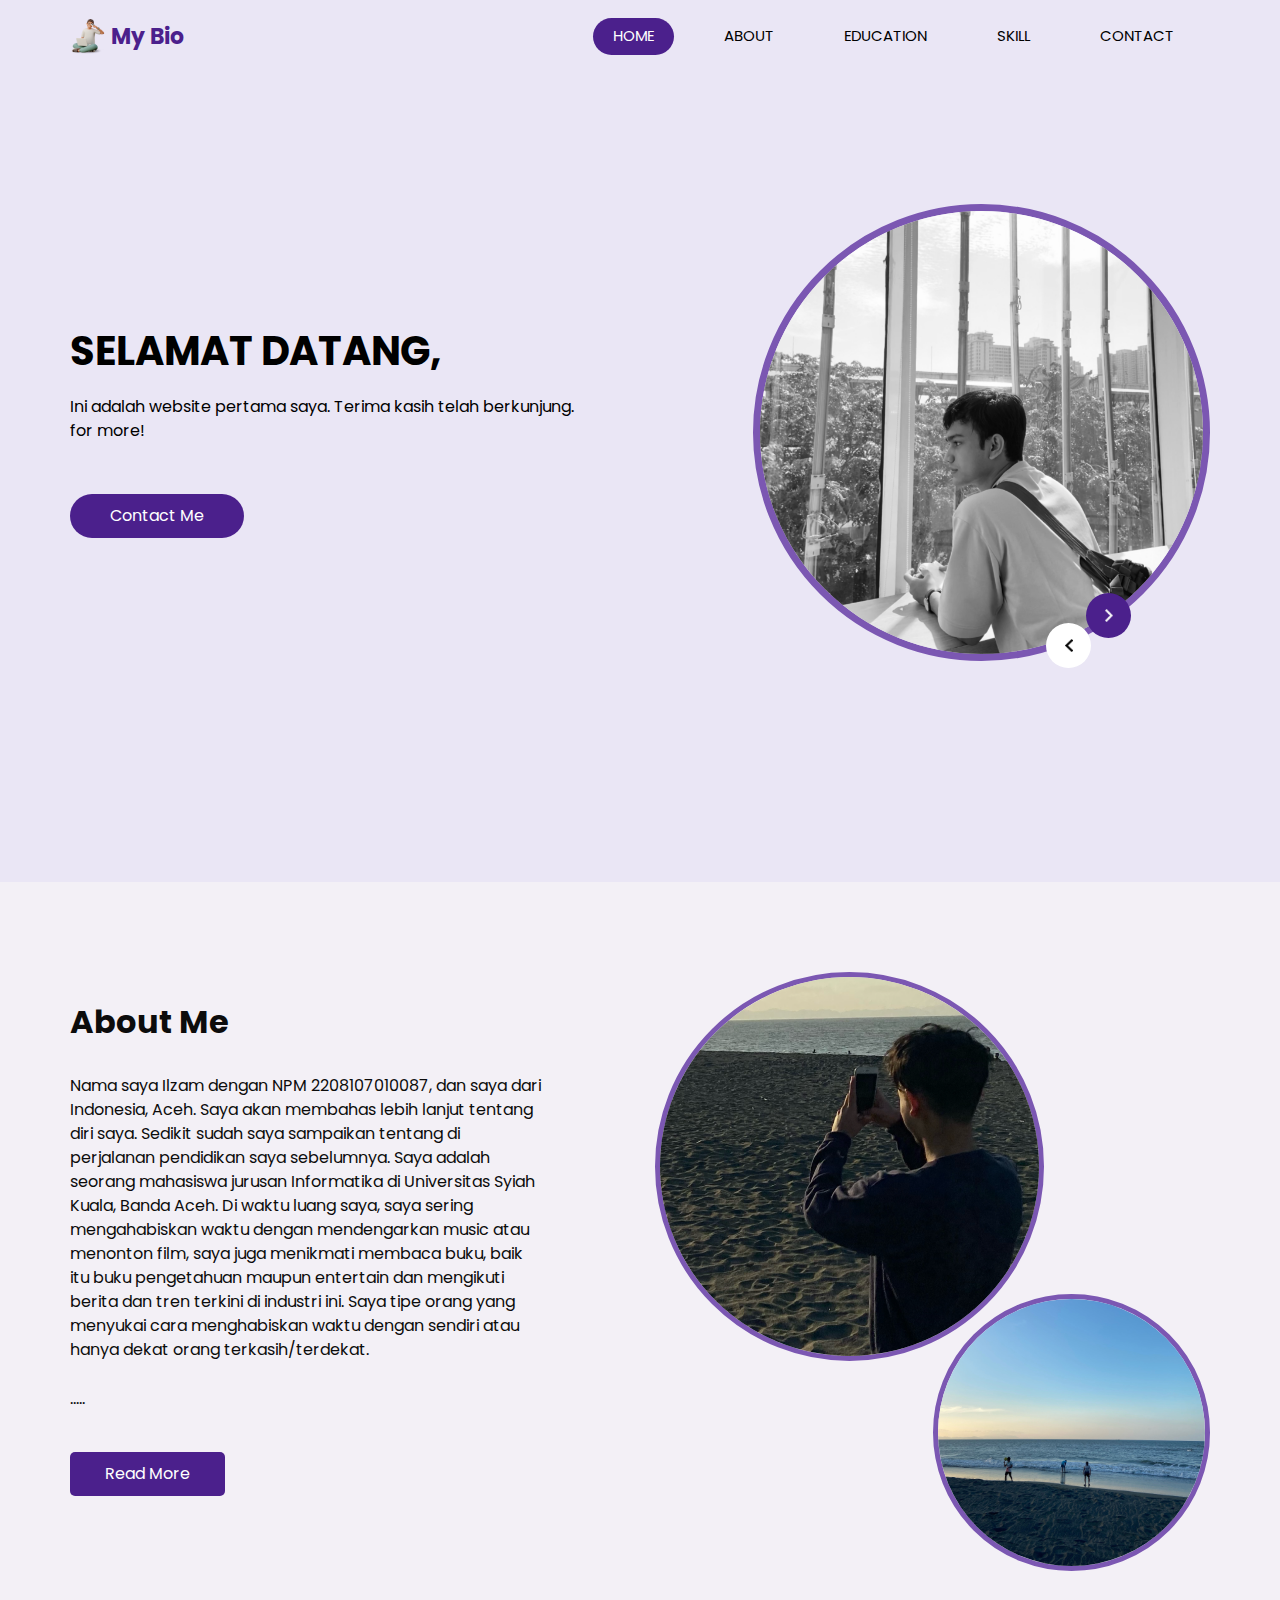
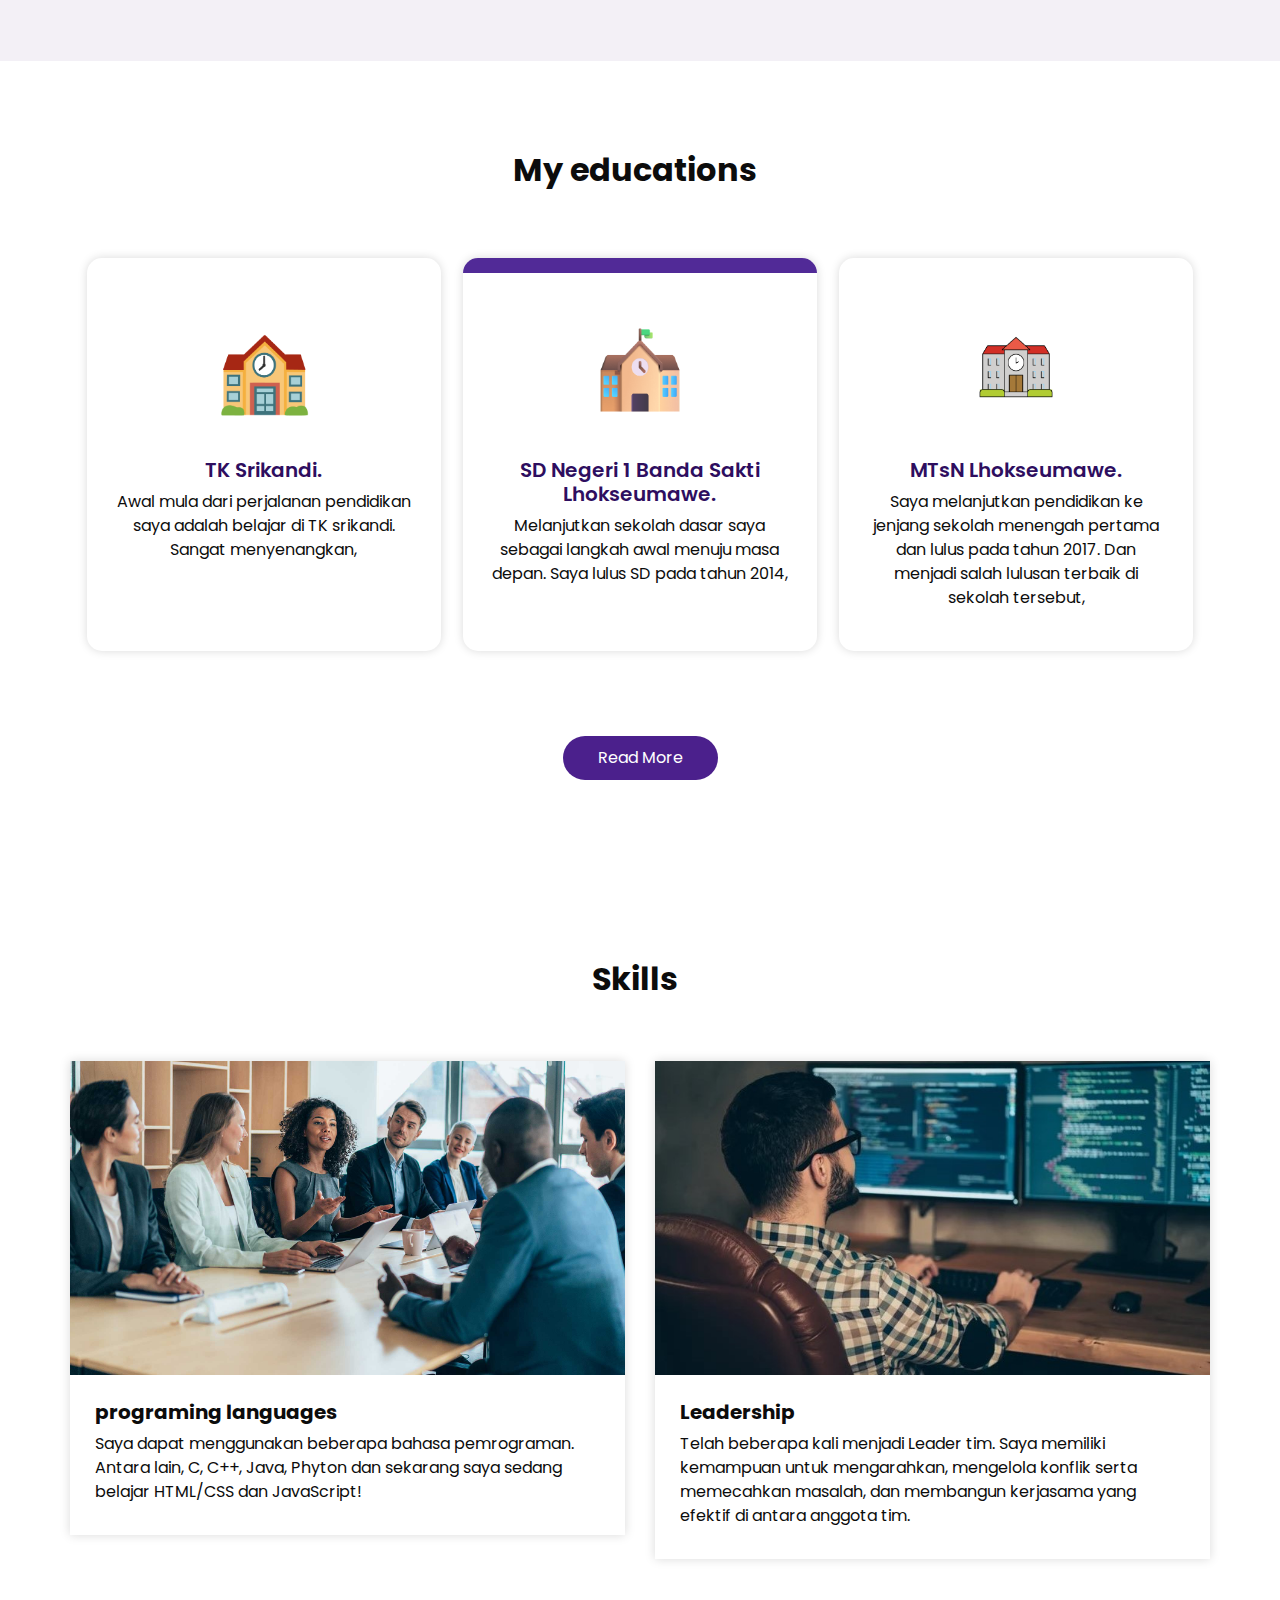
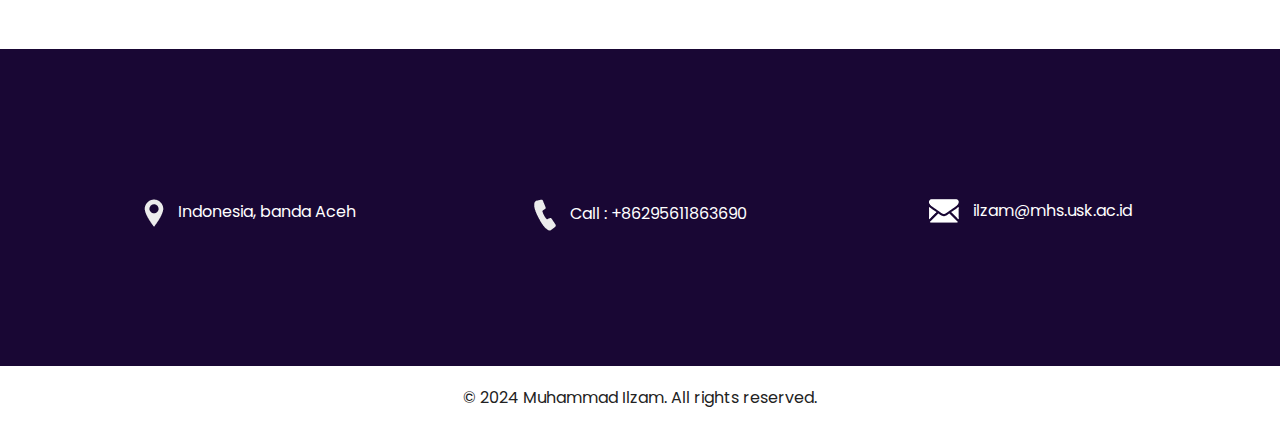
<file: index.html>
<!DOCTYPE html>
<html>

<head>
  <!-- Basic -->
  <meta charset="utf-8" />
  <meta http-equiv="X-UA-Compatible" content="IE=edge" />
  <!-- Mobile Metas -->
  <meta name="viewport" content="width=device-width, initial-scale=1, shrink-to-fit=no" />
  <!-- Site Metas -->
  <meta name="keywords" content="" />
  <meta name="description" content="" />
  <meta name="author" content="" />

  <title>Profil Muhammad Ilzam</title>

  <!-- slider stylesheet -->
  <link rel="stylesheet" type="text/css" href="https://cdnjs.cloudflare.com/ajax/libs/OwlCarousel2/2.1.3/assets/owl.carousel.min.css" />

  <!-- bootstrap core css -->
  <link rel="stylesheet" type="text/css" href="css/bootstrap.css" />

  <!-- fonts style -->
  <link href="https://fonts.googleapis.com/css?family=Poppins:400,600,700&display=swap" rel="stylesheet">
  <!-- Custom styles for this template -->
  <link href="css/style.css" rel="stylesheet" />
  <!-- responsive style -->
  <link href="css/responsive.css" rel="stylesheet" />
</head>

<body>

  <div class="hero_area">
    <!-- header section strats -->
    <header class="header_section">
      <div class="container">
        <nav class="navbar navbar-expand-lg custom_nav-container ">
          <a class="navbar-brand" href="index.html">
            <img src="images/itguy.png" alt="">
            <span>
              My Bio
            </span>
          </a>
          <button class="navbar-toggler" type="button" data-toggle="collapse" data-target="#navbarSupportedContent" aria-controls="navbarSupportedContent" aria-expanded="false" aria-label="Toggle navigation">
            <span class="s-1"> </span>
            <span class="s-2"> </span>
            <span class="s-3"> </span>
          </button>

          <div class="collapse navbar-collapse" id="navbarSupportedContent">
            <div class="d-flex ml-auto flex-column flex-lg-row align-items-center">
              <ul class="navbar-nav  ">
                <li class="nav-item active">
                  <a class="nav-link" href="index.html">Home <span class="sr-only">(current)</span></a>
                </li>
                <li class="nav-item">
                  <a class="nav-link" href="about.html"> About</a>
                </li>
                <li class="nav-item">
                  <a class="nav-link" href="education.html"> Education </a>
                </li>
                <li class="nav-item">
                  <a class="nav-link" href="skill.html">Skill</a>
                </li>
                <li class="nav-item">
                  <a class="nav-link" href="contact.html">Contact </a>
                </li>
              </ul>
            </div>
          </div>
        </nav>
      </div>
    </header>
    <!-- end header section -->

    <!-- slider section -->
    <section class=" slider_section ">
      <div class="container">
        <div class="row">
          <div class="col-md-6 ">
            <div class="detail_box">
              <h1>
                Selamat Datang,
              </h1>
              <p>
                Ini adalah website pertama saya. Terima kasih telah berkunjung. <br>
                for more!
               </p>
              <a href="contact.html" class="">
                Contact Me
            </div>
          </div>
          <div class="col-lg-5 col-md-6 offset-lg-1">
            <div class="img_content">
              <div class="img_container">
                <div id="carouselExampleControls" class="carousel slide" data-ride="carousel">
                  <div class="carousel-inner">
                    <div class="carousel-item active">
                      <div class="img-box">
                        <img src="images/saya.JPG" alt="">
                      </div>
                    </div>
                    <div class="carousel-item">
                      <div class="img-box">
                        <img src="images/saya.JPG" alt="">
                      </div>
                    </div>
                  </div>
                </div>
              </div>
              <a class="carousel-control-prev" href="#carouselExampleControls" role="button" data-slide="prev">
                <span class="sr-only">Previous</span>
              </a>
              <a class="carousel-control-next" href="#carouselExampleControls" role="button" data-slide="next">
                <span class="sr-only">Next</span>
              </a>
            </div>

          </div>
        </div>
      </div>
    </section>
  </div>
  <!-- end slider section -->

  <!-- about section -->
  <section class="about_section layout_padding">
    <div class="container">
      <div class="row">
        <div class="col-md-6">
          <div class="detail-box">
            <div class="heading_container">
              <h2>
                About Me
              </h2>
            </div>
            <p>
              Nama saya Ilzam dengan NPM 2208107010087, dan saya dari Indonesia, Aceh. Saya akan membahas lebih lanjut tentang diri saya. Sedikit sudah saya sampaikan tentang di perjalanan
              pendidikan saya sebelumnya. Saya adalah seorang mahasiswa jurusan Informatika di Universitas Syiah Kuala, Banda Aceh.
              Di waktu luang saya, saya sering mengahabiskan waktu dengan mendengarkan music atau menonton film,
              saya juga menikmati membaca buku, baik itu buku pengetahuan maupun entertain dan mengikuti berita dan tren terkini di industri ini.
              Saya tipe orang yang menyukai cara menghabiskan waktu dengan sendiri atau hanya dekat orang terkasih/terdekat.
            </p>
            <p>
              .....
            </p>
            <a href="about.html">
              Read More
            </a>
            </div>
        </div>
        <div class="col-md-6">
          <div class="img_container">
            <div class="img-box b1">
              <img src="images/saya3.PNG" alt="" />
            </div>
            <div class="img-box b2">
              <img src="images/saya2.JPEG" alt="" />
            </div>
          </div>

        </div>

      </div>
    </div>
  </section>
  <!-- end about section -->

  <!-- education section -->
  <section class="education_section layout_padding" id="education"> 
    <div class="container">
      <div class="heading_container">
        <h2>
          My educations
        </h2>
      </div>

      <div class="education_container">
        <div class="box">
          <div class="img-box">
            <img src="images/tk.png" class="img1" alt="">
          </div>
          <div class="detail-box">
            <h5>
              TK Srikandi.
            </h5>
            <p>
              Awal mula dari perjalanan pendidikan saya adalah belajar di TK srikandi. Sangat menyenangkan,
            </p>
          </div>
        </div>
        <div class="box active">
          <div class="img-box">
            <img src="images/sd.png" class="img1" alt="">
          </div>
          <div class="detail-box">
            <h5>
              SD Negeri 1 Banda Sakti Lhokseumawe.
            </h5>
            <p>
              Melanjutkan sekolah dasar saya sebagai langkah awal menuju masa depan. Saya lulus SD pada tahun 2014,
          </div>
        </div>
        <div class="box">
          <div class="img-box">
            <img src="images/smp.png" class="img1" alt="">
          </div>
          <div class="detail-box">
            <h5>
              MTsN Lhokseumawe.
            </h5>
            <p>
              Saya melanjutkan pendidikan ke jenjang sekolah menengah pertama dan lulus pada tahun 2017. Dan menjadi salah lulusan terbaik di sekolah tersebut,
            </p>
          </div>
        </div>
      </div>
      <div class="btn-box">
        <a href="education.html">
          Read More
        </a>
      </div>
    </div>
  </section>
  <!-- end service section -->

  <!-- skill section -->
  <section class="skill_section layout_padding">
    <div class="container">
      <div class="heading_container">
        <h2>
          Skills
        </h2>
      </div>
      <div class="row">
        <div class="col-md-6">
          <div class="box">
            <div class="img-box">
              <img src="images/leader.jpg" alt="">
            </div>
            <div class="detail-box">
              <h5>
                programing languages
              </h5>
              <p>
                Saya dapat menggunakan beberapa bahasa pemrograman. Antara lain, C, C++, Java, Phyton dan sekarang saya sedang belajar HTML/CSS dan JavaScript!
              </p>
            </div>
          </div>
        </div>
        <div class="col-md-6">
          <div class="box">
            <div class="img-box">
              <img src="images/programmer1.jpg" alt="">
            </div>
            <div class="detail-box">
              <h5>
                Leadership
              </h5>
              <p>
                Telah beberapa kali menjadi Leader tim. Saya memiliki kemampuan untuk mengarahkan, mengelola konflik serta memecahkan masalah, dan membangun kerjasama yang efektif di antara anggota tim.
              </p>
            </div>
          </div>
        </div>
      </div>
    </div>
  </section>
  <!-- end skill section -->


  <!-- info section -->
  <section class="info_section layout_padding">
    <div class="container">
      <div class="info_contact">
        <div class="row">
          <div class="col-md-4">
            <a href="">
              <img src="images/location-white.png" alt="">
              <span>
                Indonesia, banda Aceh
              </span>
            </a>
          </div>
          <div class="col-md-4">
            <a href="">
              <img src="images/telephone-white.png" alt="">
              <span>
                Call : +86295611863690
              </span>
            </a>
          </div>
          <div class="col-md-4">
            <a href="">
              <img src="images/envelope-white.png" alt="">
              <span>
                ilzam@mhs.usk.ac.id
              </span>
            </a>
          </div>
        </div>
      </div>
    </div>
  </section>
  <!-- end info section -->

  <!-- footer section -->
  <footer class="container-fluid footer_section">
    <div class="container">
      <div class="row">
        <div class="col-lg-7 col-md-9 mx-auto">
          <p>
            © 2024 Muhammad Ilzam. All rights reserved.
          </p>
        </div>
      </div>
    </div>
  </footer>
  <!-- footer section -->


  <script src="js/jquery-3.4.1.min.js"></script>
  <script src="js/bootstrap.js"></script>

</body>
</html>
</file>
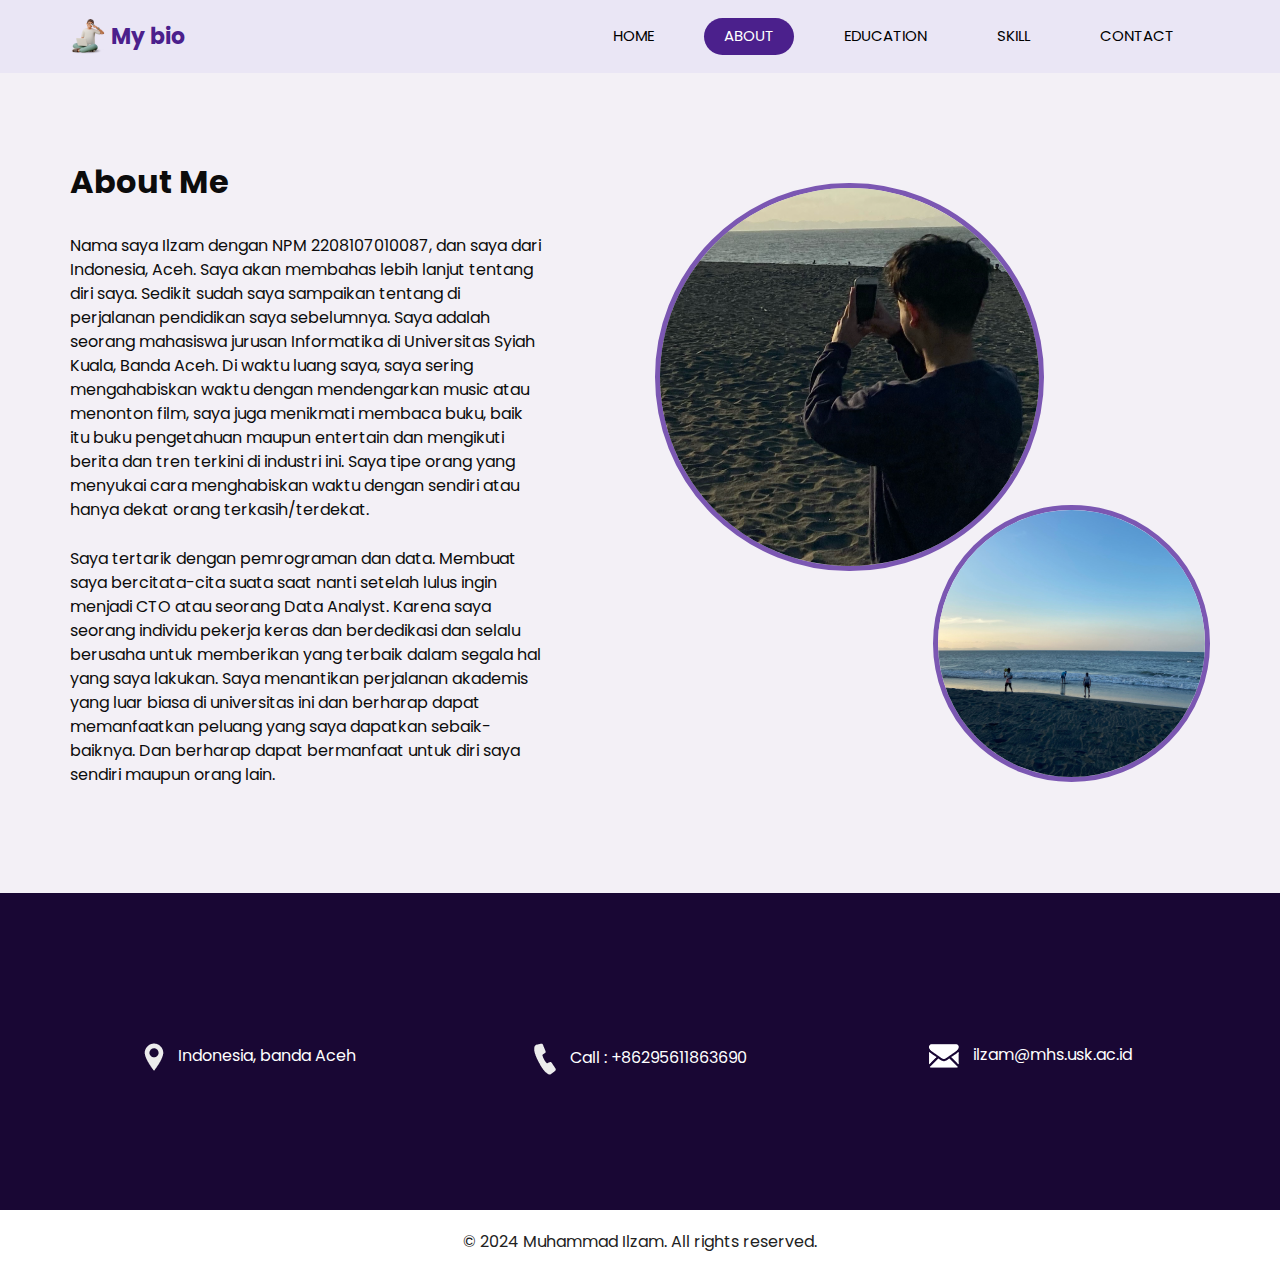
<file: about.html>
<!DOCTYPE html>
<html>

<head>
  <!-- Basic -->
  <meta charset="utf-8" />
  <meta http-equiv="X-UA-Compatible" content="IE=edge" />
  <!-- Mobile Metas -->
  <meta name="viewport" content="width=device-width, initial-scale=1, shrink-to-fit=no" />
  <!-- Site Metas -->
  <meta name="keywords" content="" />
  <meta name="description" content="" />
  <meta name="author" content="" />

  <title>Profil Muhammad Ilzam</title>

  <!-- slider stylesheet -->
  <link rel="stylesheet" type="text/css" href="https://cdnjs.cloudflare.com/ajax/libs/OwlCarousel2/2.1.3/assets/owl.carousel.min.css" />

  <!-- bootstrap core css -->
  <link rel="stylesheet" type="text/css" href="css/bootstrap.css" />

  <!-- fonts style -->
  <link href="https://fonts.googleapis.com/css?family=Poppins:400,600,700&display=swap" rel="stylesheet">
  <!-- Custom styles for this template -->
  <link href="css/style.css" rel="stylesheet" />
  <!-- responsive style -->
  <link href="css/responsive.css" rel="stylesheet" />
</head>

<body class="sub_page">

  <div class="hero_area">
    <!-- header section strats -->
    <header class="header_section">
      <div class="container">
        <nav class="navbar navbar-expand-lg custom_nav-container ">
          <a class="navbar-brand" href="index.html">
            <img src="images/itguy.png" alt="">
            <span>
              My bio
            </span>
          </a>
          <button class="navbar-toggler" type="button" data-toggle="collapse" data-target="#navbarSupportedContent" aria-controls="navbarSupportedContent" aria-expanded="false" aria-label="Toggle navigation">
            <span class="s-1"> </span>
            <span class="s-2"> </span>
            <span class="s-3"> </span>
          </button>

          <div class="collapse navbar-collapse" id="navbarSupportedContent">
            <div class="d-flex ml-auto flex-column flex-lg-row align-items-center">
              <ul class="navbar-nav  ">
                <li class="nav-item ">
                  <a class="nav-link" href="index.html">Home <span class="sr-only">(current)</span></a>
                </li>
                <li class="nav-item active">
                  <a class="nav-link" href="about.html"> About</a>
                </li>
                <li class="nav-item">
                  <a class="nav-link" href="education.html"> Education </a>
                </li>
                <li class="nav-item">
                  <a class="nav-link" href="skill.html"> Skill </a>
                </li>
                <li class="nav-item">
                  <a class="nav-link" href="contact.html">Contact </a>
                </li>
              </ul>
            </div>
          </div>
        </nav>
      </div>
    </header>
    <!-- end header section -->
  </div>



  <!-- about section -->
  <section class="about_section layout_padding">
    <div class="container">
      <div class="row">
        <div class="col-md-6">
          <div class="detail-box">
            <div class="heading_container">
              <h2>
                About Me
              </h2>
            </div>
            <p>
              Nama saya Ilzam dengan NPM 2208107010087, dan saya dari Indonesia, Aceh. Saya akan membahas lebih lanjut tentang diri saya. Sedikit sudah saya sampaikan tentang di perjalanan
              pendidikan saya sebelumnya. Saya adalah seorang mahasiswa jurusan Informatika di Universitas Syiah Kuala, Banda Aceh.
              Di waktu luang saya, saya sering mengahabiskan waktu dengan mendengarkan music atau menonton film,
              saya juga menikmati membaca buku, baik itu buku pengetahuan maupun entertain dan mengikuti berita dan tren terkini di industri ini.
              Saya tipe orang yang menyukai cara menghabiskan waktu dengan sendiri atau hanya dekat orang terkasih/terdekat.
            </p>
            <p>
              Saya tertarik dengan pemrograman dan data. Membuat saya bercitata-cita suata saat nanti setelah lulus ingin menjadi CTO atau seorang Data Analyst.
              Karena saya seorang individu pekerja keras dan berdedikasi dan selalu berusaha untuk memberikan
              yang terbaik dalam segala hal yang saya lakukan. Saya menantikan perjalanan akademis yang luar biasa
              di universitas ini dan berharap dapat memanfaatkan peluang yang saya dapatkan sebaik-baiknya. Dan berharap dapat bermanfaat untuk diri saya sendiri maupun orang lain.
            </p>
          </div>
        </div>
        <div class="col-md-6">
          <div class="img_container">
            <div class="img-box b1">
              <img src="images/saya3.PNG" alt="" />
            </div>
            <div class="img-box b2">
              <img src="images/saya2.JPEG" alt="" />
            </div>
          </div>
        </div>
      </div>
    </div>
  </section>
  <!-- end about section -->

  <!-- info section -->
  <section class="info_section layout_padding">
    <div class="container">
      <div class="info_contact">
        <div class="row">
          <div class="col-md-4">
            <a href="">
              <img src="images/location-white.png" alt="">
              <span>
                Indonesia, banda Aceh
              </span>
            </a>
          </div>
          <div class="col-md-4">
            <a href="">
              <img src="images/telephone-white.png" alt="">
              <span>
                Call : +86295611863690
              </span>
            </a>
          </div>
          <div class="col-md-4">
            <a href="">
              <img src="images/envelope-white.png" alt="">
              <span>
                ilzam@mhs.usk.ac.id
              </span>
            </a>
          </div>
        </div>
      </div>
    </div>
  </section>
  <!-- end info section -->

  <!-- footer section -->
  <footer class="container-fluid footer_section">
    <div class="container">
      <div class="row">
        <div class="col-lg-7 col-md-9 mx-auto">
          <p>
            © 2024 Muhammad Ilzam. All rights reserved.
          </p>
        </div>
      </div>
    </div>
  </footer>
  <!-- footer section -->


  <script src="js/jquery-3.4.1.min.js"></script>
  <script src="js/bootstrap.js"></script>

</body>

</html>
</file>
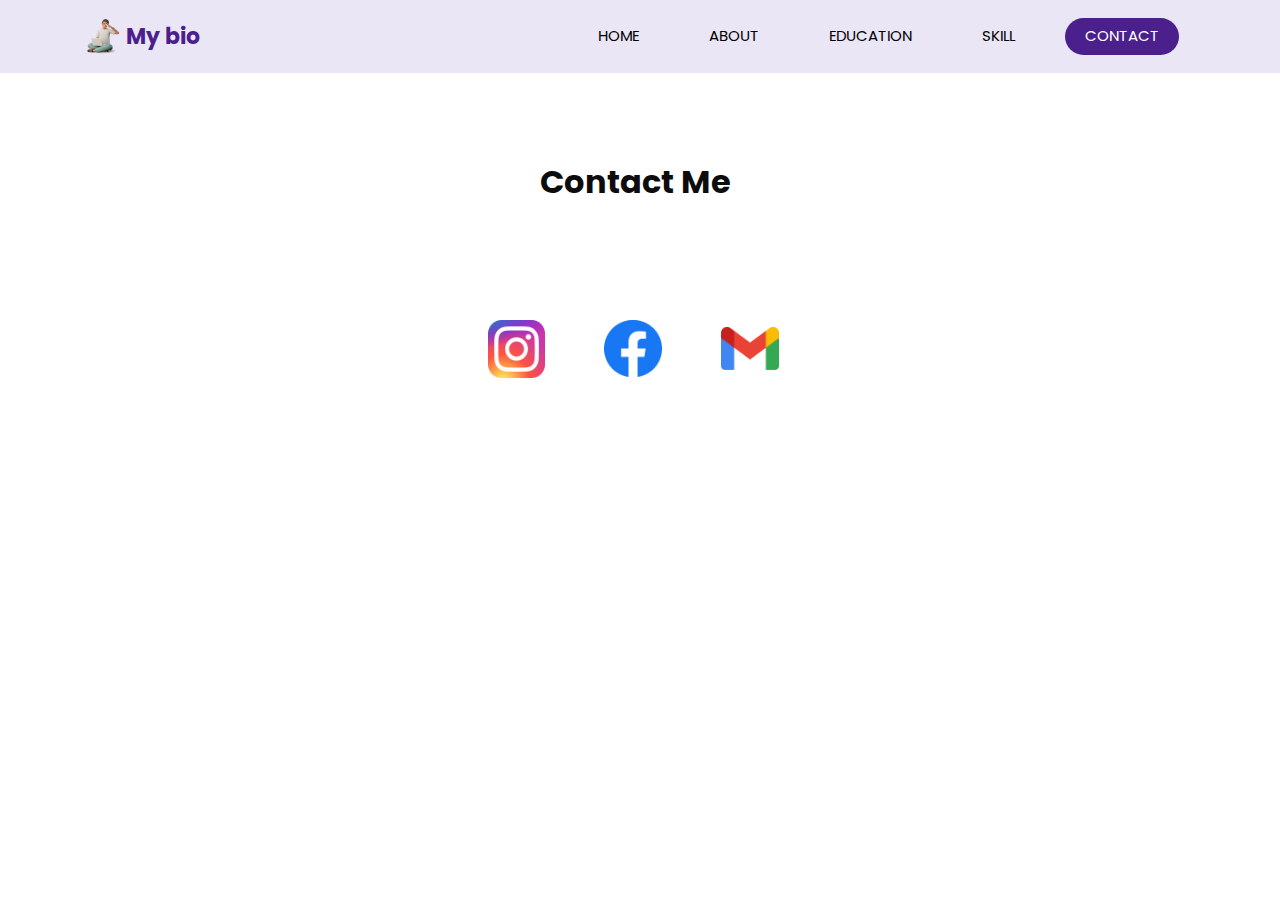
<file: contact.html>
<!DOCTYPE html>
<html>

<head>
  <!-- Basic -->
  <meta charset="utf-8" />
  <meta http-equiv="X-UA-Compatible" content="IE=edge" />
  <!-- Mobile Metas -->
  <meta name="viewport" content="width=device-width, initial-scale=1, shrink-to-fit=no" />
  <!-- Site Metas -->
  <meta name="keywords" content="" />
  <meta name="description" content="" />
  <meta name="author" content="" />

  <title>Profil Muhammad Ilzam</title>

  <!-- bootstrap core css -->
  <link rel="stylesheet" type="text/css" href="css/bootstrap.css" />

  <!-- fonts style -->
  <link href="https://fonts.googleapis.com/css?family=Poppins:400,600,700&display=swap" rel="stylesheet">
  <!-- Custom styles for this template -->
  <link href="css/style.css" rel="stylesheet" />
</head>

<body class="sub_page">

  <div class="hero_area">
    <!-- header section strats -->
    <header class="header_section">
      <div class="container">
        <nav class="navbar navbar-expand-lg custom_nav-container ">
          <a class="navbar-brand" href="index.html">
            <img src="images/itguy.png" alt="">
            <span>
              My bio
            </span>
          </a>
          <button class="navbar-toggler" type="button" data-toggle="collapse" data-target="#navbarSupportedContent" aria-controls="navbarSupportedContent" aria-expanded="false" aria-label="Toggle navigation">
            <span class="s-1"> </span>
            <span class="s-2"> </span>
            <span class="s-3"> </span>
          </button>

          <div class="collapse navbar-collapse" id="navbarSupportedContent">
            <div class="d-flex ml-auto flex-column flex-lg-row align-items-center">
              <ul class="navbar-nav  ">
                <li class="nav-item ">
                  <a class="nav-link" href="index.html">Home <span class="sr-only">(current)</span></a>
                </li>
                <li class="nav-item">
                  <a class="nav-link" href="about.html"> About</a>
                </li>
                <li class="nav-item">
                  <a class="nav-link" href="education.html"> Education </a>
                </li>
                <li class="nav-item">
                  <a class="nav-link" href="skill.html"> Skill </a>
                </li>
                <li class="nav-item active">
                  <a class="nav-link" href="contact.html">Contact </a>
                </li>
              </ul>
            </div>
          </div>
        </nav>
      </div>
    </header>
  </div>
  <!-- end header section -->

  <!-- contact section -->
  <section class="contact_section layout_padding">
    <div class="container">
      <div class="heading_container hd-contact">
        <h2>
          Contact Me
        </h2>
      </div>
    </div>
    <div class="container socmed">
      <div class="row">
        <div class="col-md-4">
          <div class="contact_logoc">
            <a href="https://www.instagram.com/hmif_usk" target="_blank">
              <img src="images/ig.png" alt="Instagram">
            </a>
            <a href="https://www.facebook.com/Informatika.Unsyiah" target="_blank">
              <img src="images/faceb.png" alt="Facebook">
            </a>
            <a href="informatika@fmipa.usk.ac.id">
              <img src="images/gmail.png" alt="Email">
            </a>
          </div>
        </div>
      </div>
    </div>
  </section>
  <!-- end contact section -->

  <script src="js/jquery-3.4.1.min.js"></script>
  <script src="js/bootstrap.js"></script>

</body>

</html>
</file>
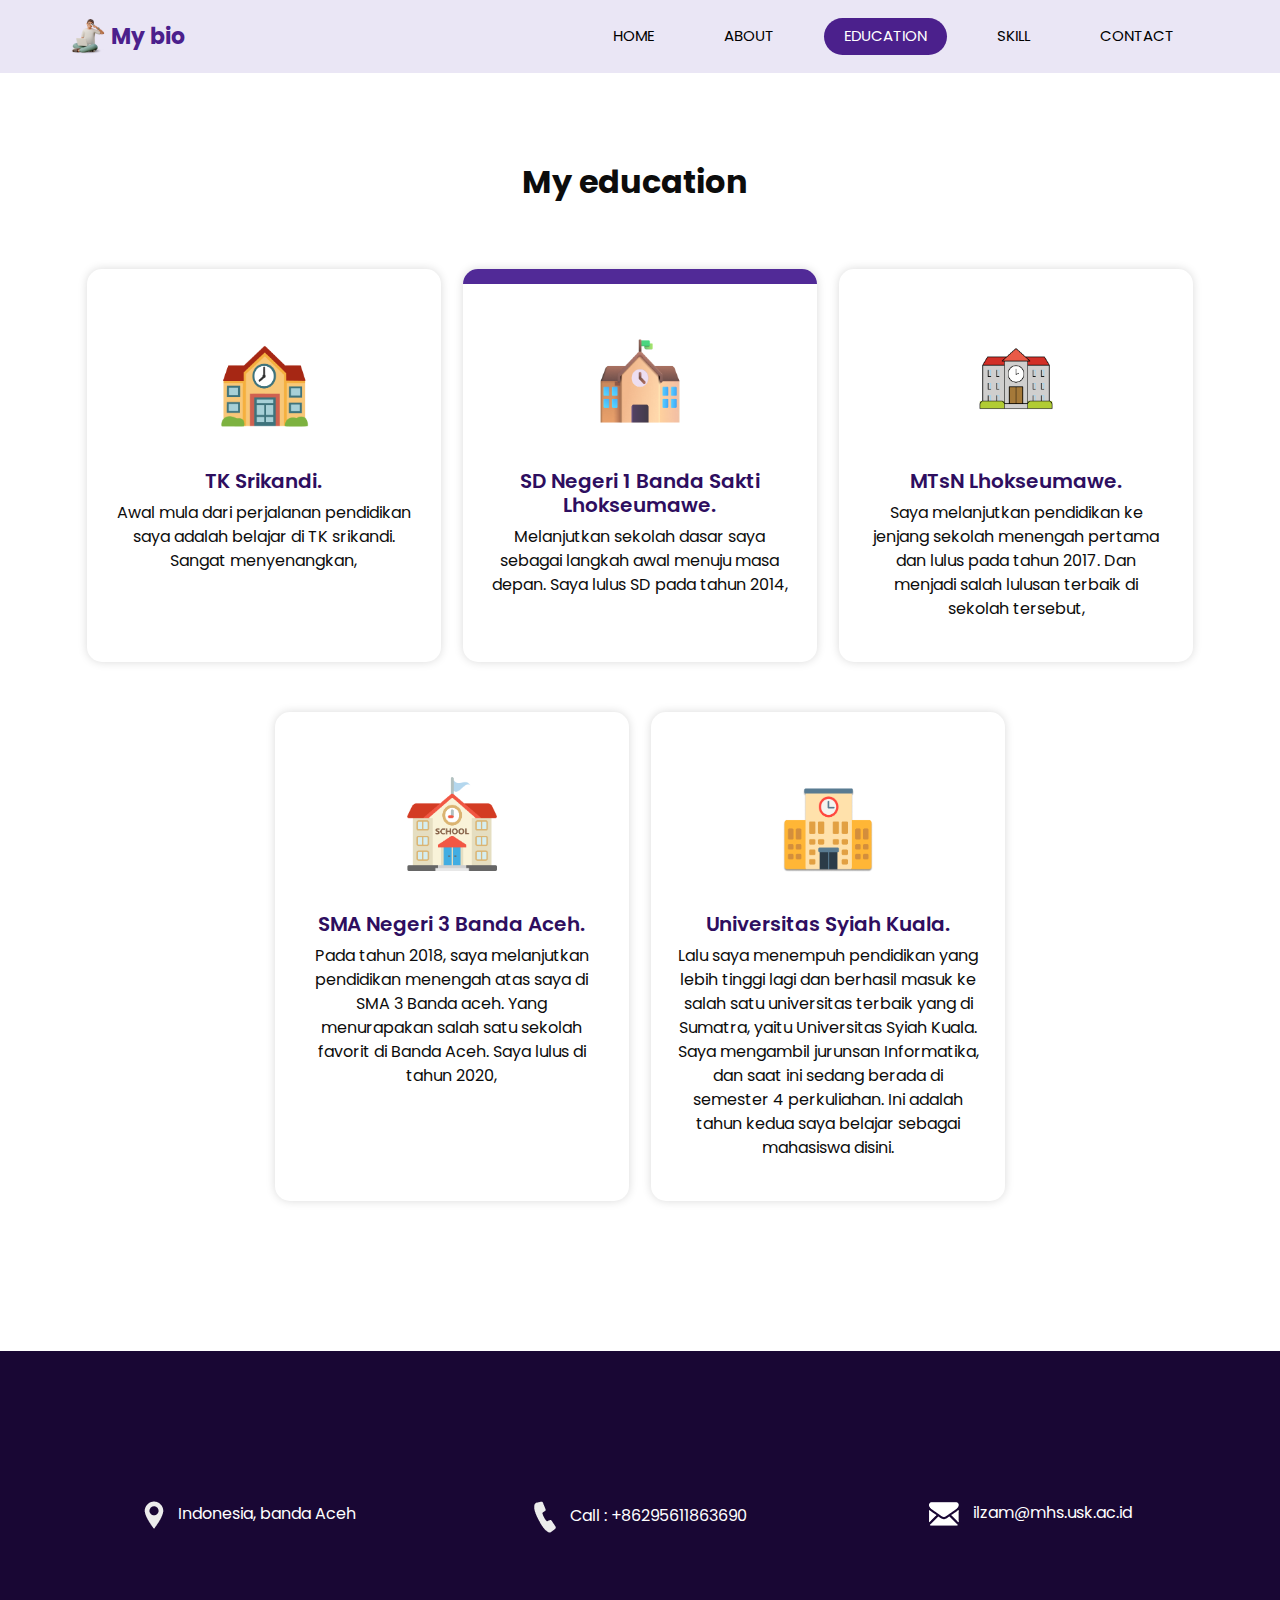
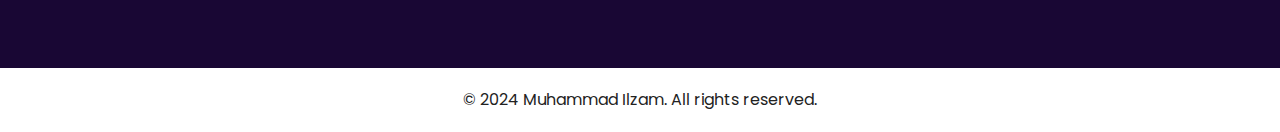
<file: education.html>
<!DOCTYPE html>
<html>

<head>
  <!-- Basic -->
  <meta charset="utf-8" />
  <meta http-equiv="X-UA-Compatible" content="IE=edge" />
  <!-- Mobile Metas -->
  <meta name="viewport" content="width=device-width, initial-scale=1, shrink-to-fit=no" />
  <!-- Site Metas -->
  <meta name="keywords" content="" />
  <meta name="description" content="" />
  <meta name="author" content="" />

  <title>Profil Muhammad Ilzam</title>

  <!-- slider stylesheet -->
  <link rel="stylesheet" type="text/css" href="https://cdnjs.cloudflare.com/ajax/libs/OwlCarousel2/2.1.3/assets/owl.carousel.min.css" />

  <!-- bootstrap core css -->
  <link rel="stylesheet" type="text/css" href="css/bootstrap.css" />

  <!-- fonts style -->
  <link href="https://fonts.googleapis.com/css?family=Poppins:400,600,700&display=swap" rel="stylesheet">
  <!-- Custom styles for this template -->
  <link href="css/style.css" rel="stylesheet" />
  <!-- responsive style -->
  <link href="css/responsive.css" rel="stylesheet" />
</head>

<body class="sub_page">

  <div class="hero_area">
    <!-- header section strats -->
    <header class="header_section">
      <div class="container">
        <nav class="navbar navbar-expand-lg custom_nav-container ">
          <a class="navbar-brand" href="index.html">
            <img src="images/itguy.png" alt="">
            <span>
              My bio
            </span>
          </a>
          <button class="navbar-toggler" type="button" data-toggle="collapse" data-target="#navbarSupportedContent" aria-controls="navbarSupportedContent" aria-expanded="false" aria-label="Toggle navigation">
            <span class="s-1"> </span>
            <span class="s-2"> </span>
            <span class="s-3"> </span>
          </button>

          <div class="collapse navbar-collapse" id="navbarSupportedContent">
            <div class="d-flex ml-auto flex-column flex-lg-row align-items-center">
              <ul class="navbar-nav  ">
                <li class="nav-item ">
                  <a class="nav-link" href="index.html">Home <span class="sr-only">(current)</span></a>
                </li>
                <li class="nav-item">
                  <a class="nav-link" href="about.html"> About</a>
                </li>
                <li class="nav-item active">
                  <a class="nav-link" href="education.html"> Education </a>
                </li>
                <li class="nav-item">
                  <a class="nav-link" href="skill.html"> Skill </a>
                </li>
                <li class="nav-item">
                  <a class="nav-link" href="contact.html">Contact </a>
                </li>
              </ul>
            </div>
          </div>
        </nav>
      </div>
    </header>
    <!-- end header section -->
  </div>


  <!-- service section -->
  <section class="education_section layout_padding">
    <div class="container">
      <div class="heading_container">
        <h2>
          My education
        </h2>
      </div>

      <div class="education_container">
        <div class="box">
          <div class="img-box">
            <img src="images/tk.png" class="img1" alt="">
          </div>
          <div class="detail-box">
            <h5>
              TK Srikandi.
            </h5>
            <p>
              Awal mula dari perjalanan pendidikan saya adalah belajar di TK srikandi. Sangat menyenangkan,
            </p>
          </div>
        </div>
        <div class="box active">
          <div class="img-box">
            <img src="images/sd.png" class="img1" alt="">
          </div>
          <div class="detail-box">
            <h5>
              SD Negeri 1 Banda Sakti Lhokseumawe.
            </h5>
            <p>
              Melanjutkan sekolah dasar saya sebagai langkah awal menuju masa depan. Saya lulus SD pada tahun 2014,
          </div>
        </div>
        <div class="box">
          <div class="img-box">
            <img src="images/smp.png" class="img1" alt="">
          </div>
          <div class="detail-box">
            <h5>
              MTsN Lhokseumawe.
            </h5>
            <p>
              Saya melanjutkan pendidikan ke jenjang sekolah menengah pertama dan lulus pada tahun 2017. Dan menjadi salah lulusan terbaik di sekolah tersebut,
            </p>
          </div>
        </div>
        <div class="box ">
          <div class="img-box">
            <img src="images/sma.png" class="img1" alt="">
          </div>
          <div class="detail-box">
            <h5>
              SMA Negeri 3 Banda Aceh.
            </h5>
            <p>
              Pada tahun 2018, saya melanjutkan pendidikan menengah atas saya di SMA 3 Banda aceh. Yang menurapakan salah satu sekolah favorit di Banda Aceh. Saya lulus di tahun 2020,
            </p>
          </div>
        </div>
        <div class="box">
          <div class="img-box">
            <img src="images/kuliah.png" class="img1" alt="">
          </div>
          <div class="detail-box">
            <h5>
              Universitas Syiah Kuala.
            </h5>
            <p>
              Lalu saya menempuh pendidikan yang lebih tinggi lagi dan berhasil masuk ke salah satu universitas terbaik yang di Sumatra, yaitu Universitas Syiah Kuala.
              Saya mengambil jurunsan Informatika, dan saat ini sedang berada di semester 4 perkuliahan. Ini adalah tahun kedua saya belajar sebagai mahasiswa disini.
            </p>
          </div>
        </div>
      </div>
      </div>
    </div>
  </section>
  <!-- end service section -->


  <!-- info section -->
  <section class="info_section layout_padding">
    <div class="container">
      <div class="info_contact">
        <div class="row">
          <div class="col-md-4">
            <a href="">
              <img src="images/location-white.png" alt="">
              <span>
                Indonesia, banda Aceh
              </span>
            </a>
          </div>
          <div class="col-md-4">
            <a href="">
              <img src="images/telephone-white.png" alt="">
              <span>
                Call : +86295611863690
              </span>
            </a>
          </div>
          <div class="col-md-4">
            <a href="">
              <img src="images/envelope-white.png" alt="">
              <span>
                ilzam@mhs.usk.ac.id
              </span>
            </a>
          </div>
        </div>
      </div>
    </div>
  </section>
  <!-- end info section -->

  <!-- footer section -->
  <footer class="container-fluid footer_section">
    <div class="container">
      <div class="row">
        <div class="col-lg-7 col-md-9 mx-auto">
          <p>
            © 2024 Muhammad Ilzam. All rights reserved.
          </p>
        </div>
      </div>
    </div>
  </footer>
  <!-- footer section -->


  <script src="js/jquery-3.4.1.min.js"></script>
  <script src="js/bootstrap.js"></script>


</body>

</html>
</file>
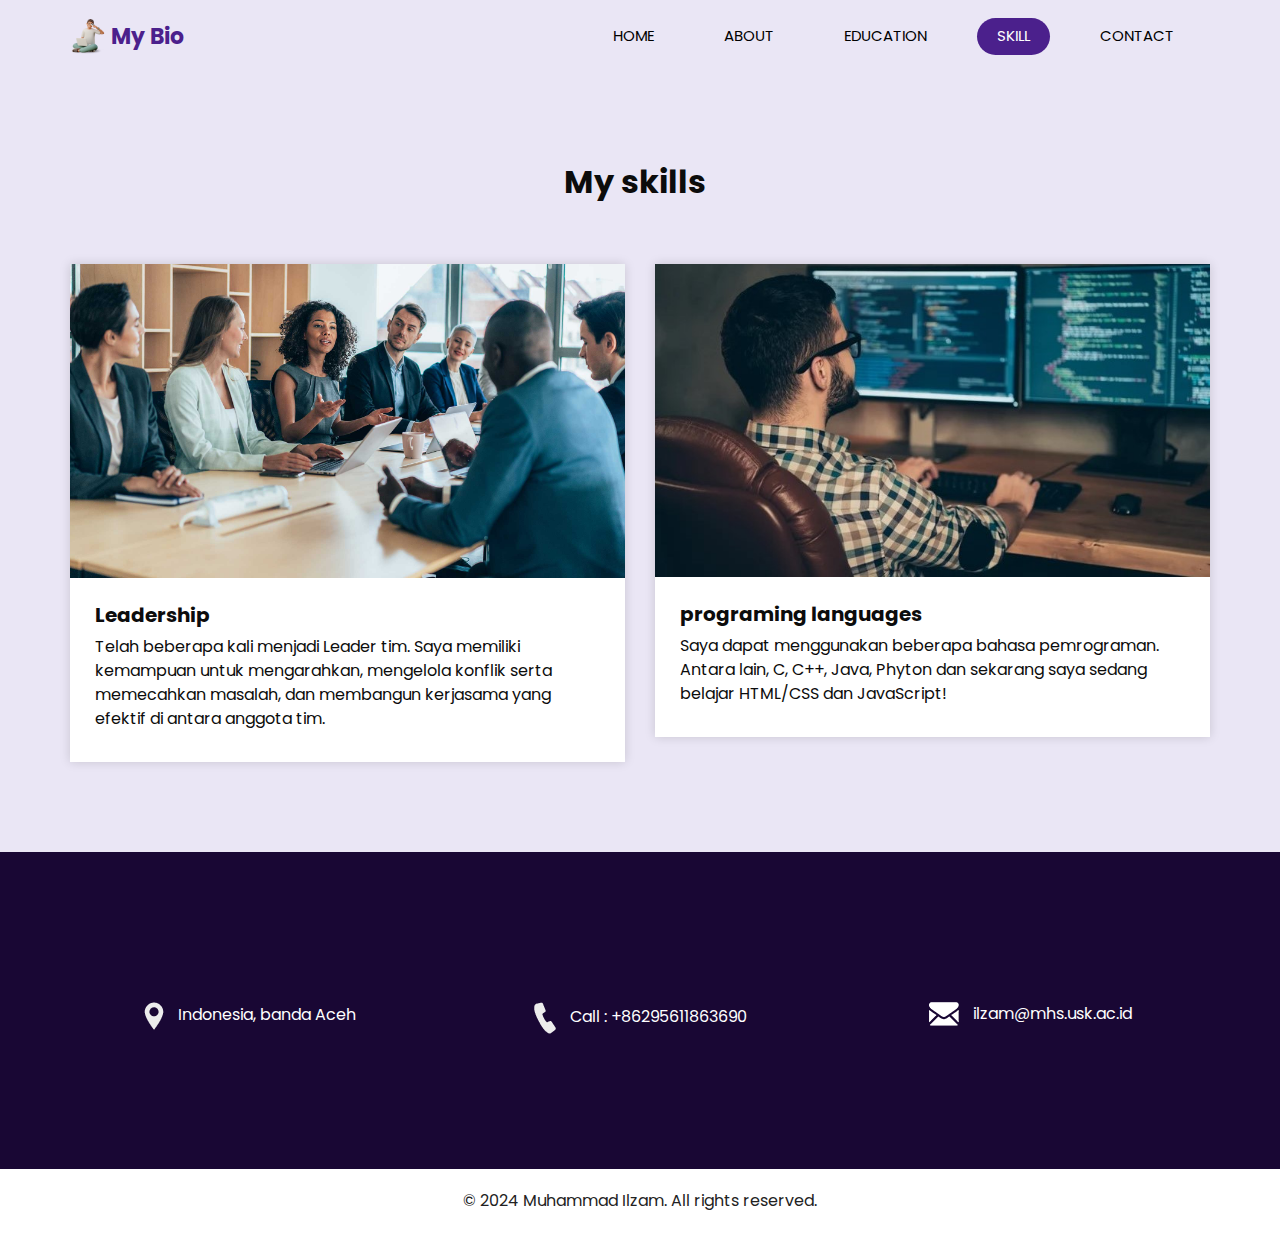
<file: skill.html>
<!DOCTYPE html>
<html>

<head>
  <!-- Basic -->
  <meta charset="utf-8" />
  <meta http-equiv="X-UA-Compatible" content="IE=edge" />
  <!-- Mobile Metas -->
  <meta name="viewport" content="width=device-width, initial-scale=1, shrink-to-fit=no" />
  <!-- Site Metas -->
  <meta name="keywords" content="" />
  <meta name="description" content="" />
  <meta name="author" content="" />

  <title>Profil Muhammad Ilzam</title>

  <!-- slider stylesheet -->
  <link rel="stylesheet" type="text/css" href="https://cdnjs.cloudflare.com/ajax/libs/OwlCarousel2/2.1.3/assets/owl.carousel.min.css" />

  <!-- bootstrap core css -->
  <link rel="stylesheet" type="text/css" href="css/bootstrap.css" />

  <!-- fonts style -->
  <link href="https://fonts.googleapis.com/css?family=Poppins:400,600,700&display=swap" rel="stylesheet">
  <!-- Custom styles for this template -->
  <link href="css/style.css" rel="stylesheet" />
  <!-- responsive style -->
  <link href="css/responsive.css" rel="stylesheet" />
</head>

<body>

  <div class="hero_area">
    <!-- header section strats -->
    <header class="header_section">
      <div class="container">
        <nav class="navbar navbar-expand-lg custom_nav-container ">
          <a class="navbar-brand" href="index.html">
            <img src="images/itguy.png" alt="">
            <span>
              My Bio
            </span>
          </a>
          <button class="navbar-toggler" type="button" data-toggle="collapse" data-target="#navbarSupportedContent" aria-controls="navbarSupportedContent" aria-expanded="false" aria-label="Toggle navigation">
            <span class="s-1"> </span>
            <span class="s-2"> </span>
            <span class="s-3"> </span>
          </button>

          <div class="collapse navbar-collapse" id="navbarSupportedContent">
            <div class="d-flex ml-auto flex-column flex-lg-row align-items-center">
              <ul class="navbar-nav  ">
                <li class="nav-item">
                  <a class="nav-link" href="index.html">Home <span class="sr-only">(current)</span></a>
                </li>
                <li class="nav-item">
                  <a class="nav-link" href="about.html"> About</a>
                </li>
                <li class="nav-item">
                  <a class="nav-link" href="education.html"> Education </a>
                </li>
                <li class="nav-item active">
                  <a class="nav-link" href="skill.html"> Skill</a>
                </li>
                <li class="nav-item">
                  <a class="nav-link" href="contact.html">Contact </a>
                </li>
              </ul>
            </div>
          </div>
        </nav>
      </div>
    </header>
    <!-- end header section -->

  <!-- blog section -->
  <section class="skill_section layout_padding">
    <div class="container">
      <div class="heading_container">
        <h2>
          My skills
        </h2>
      </div>
      <div class="row">
        <div class="col-md-6">
          <div class="box">
            <div class="img-box">
              <img src="images/leader.jpg" alt="">
            </div>
            <div class="detail-box">
              <h5>
                Leadership
              </h5>
              <p>
                Telah beberapa kali menjadi Leader tim. Saya memiliki kemampuan untuk mengarahkan, mengelola konflik serta memecahkan masalah, dan membangun kerjasama yang efektif di antara anggota tim.
              </p>
            </div>
          </div>
        </div>
        <div class="col-md-6">
          <div class="box">
            <div class="img-box">
              <img src="images/programmer1.jpg" alt="">
            </div>
            <div class="detail-box">
              <h5>
                programing languages
              </h5>
              <p>
                Saya dapat menggunakan beberapa bahasa pemrograman. Antara lain, C, C++, Java, Phyton dan sekarang saya sedang belajar HTML/CSS dan JavaScript!
              </p>
            </div>
          </div>
        </div>
      </div>
    </div>
  </section>
  <!-- end blog section -->

  <!-- info section -->
  <section class="info_section layout_padding">
    <div class="container">
      <div class="info_contact">
        <div class="row">
          <div class="col-md-4">
            <a href="">
              <img src="images/location-white.png" alt="">
              <span>
                Indonesia, banda Aceh
              </span>
            </a>
          </div>
          <div class="col-md-4">
            <a href="">
              <img src="images/telephone-white.png" alt="">
              <span>
                Call : +86295611863690
              </span>
            </a>
          </div>
          <div class="col-md-4">
            <a href="">
              <img src="images/envelope-white.png" alt="">
              <span>
                ilzam@mhs.usk.ac.id
              </span>
            </a>
          </div>
        </div>
      </div>
    </div>
  </section>
  <!-- end info section -->

  <!-- footer section -->
  <footer class="container-fluid footer_section">
    <div class="container">
      <div class="row">
        <div class="col-lg-7 col-md-9 mx-auto">
          <p>
            © 2024 Muhammad Ilzam. All rights reserved.
          </p>
        </div>
      </div>
    </div>
  </footer>
  <!-- footer section -->


  <script src="js/jquery-3.4.1.min.js"></script>
  <script src="js/bootstrap.js"></script>

</body>

</html>
</file>
<file: css/style.css>
body {
  font-family: "Poppins", sans-serif;
  color: #0c0c0c;
  background-color: #ffffff;
}

.layout_padding {
  padding-top: 90px;
  padding-bottom: 90px;
}

.layout_padding2 {
  padding-top: 45px;
  padding-bottom: 45px;
}

.layout_padding2-top {
  padding-top: 45px;
}

.layout_padding2-bottom {
  padding-bottom: 45px;
}

.layout_padding-top {
  padding-top: 90px;
}

.layout_padding-bottom {
  padding-bottom: 90px;
}

.heading_container {
  display: -webkit-box;
  display: -ms-flexbox;
  display: flex;
  -webkit-box-pack: start;
      -ms-flex-pack: start;
          justify-content: flex-start;
  -webkit-box-align: center;
      -ms-flex-align: center;
          align-items: center;
  text-align: center;
}

.heading_container h2 {
  position: relative;
  font-weight: bold;
  margin-right: 10px;
}

.heading_container img {
  width: 30px;
}

/*header section*/
.hero_area {
  height: 98vh;
  position: relative;
  display: -webkit-box;
  display: -ms-flexbox;
  display: flex;
  -webkit-box-orient: vertical;
  -webkit-box-direction: normal;
      -ms-flex-direction: column;
          flex-direction: column;
  background-color: #eae6f5;
}

.sub_page .hero_area {
  height: auto;
}

.header_section .container {
  padding: 0;
}

.header_section .nav_container {
  margin: 0 auto;
}

.custom_nav-container .navbar-nav .nav-item .nav-link {
  padding: 7px 20px;
  margin: 10px 15px;
  color: #000000;
  text-align: center;
  border-radius: 35px;
  text-transform: uppercase;
  font-size: 15px;
}

.custom_nav-container .navbar-nav .nav-item.active .nav-link, .custom_nav-container .navbar-nav .nav-item:hover .nav-link {
  background-color: #4b208c;
  color: #ffffff;
}

a,
a:hover,
a:focus {
  text-decoration: none;
}

a:hover,
a:focus {
  color: initial;
}

.btn,
.btn:focus {
  outline: none !important;
  -webkit-box-shadow: none;
          box-shadow: none;
}

.custom_nav-container .nav_search-btn {
  background-image: url(../images/search-icon.png);
  background-size: 22px;
  background-repeat: no-repeat;
  background-position-y: 7px;
  width: 35px;
  height: 35px;
  padding: 0;
  border: none;
}

.navbar-brand {
  display: -webkit-box;
  display: -ms-flexbox;
  display: flex;
  -webkit-box-align: center;
      -ms-flex-align: center;
          align-items: center;
}

.navbar-brand img {
  margin-right: 5px;
  width: 35px;
}

.navbar-brand span {
  font-size: 22px;
  font-weight: 700;
  color: #4b208c;
}

.custom_nav-container {
  z-index: 99999;
}

.navbar-expand-lg .navbar-collapse {
  -webkit-box-align: end;
      -ms-flex-align: end;
          align-items: flex-end;
}

.custom_nav-container .navbar-toggler {
  outline: none;
}

.custom_nav-container .navbar-toggler {
  padding: 0;
  width: 37px;
  height: 42px;
}

.custom_nav-container .navbar-toggler span {
  display: block;
  width: 35px;
  height: 4px;
  background-color: #190734;
  margin: 7px 0;
  -webkit-transition: all .3s;
  transition: all .3s;
}

.custom_nav-container .navbar-toggler[aria-expanded="true"] .s-1 {
  -webkit-transform: rotate(45deg);
          transform: rotate(45deg);
  margin: 0;
  margin-bottom: -4px;
}

.custom_nav-container .navbar-toggler[aria-expanded="true"] .s-2 {
  display: none;
}

.custom_nav-container .navbar-toggler[aria-expanded="true"] .s-3 {
  -webkit-transform: rotate(-45deg);
          transform: rotate(-45deg);
  margin: 0;
  margin-top: -4px;
}

.custom_nav-container .navbar-toggler[aria-expanded="false"] .s-1,
.custom_nav-container .navbar-toggler[aria-expanded="false"] .s-2,
.custom_nav-container .navbar-toggler[aria-expanded="false"] .s-3 {
  -webkit-transform: none;
          transform: none;
}

/*end header section*/
/* slider section */
.slider_section {
  -webkit-box-flex: 1;
      -ms-flex: 1;
          flex: 1;
  display: -webkit-box;
  display: -ms-flexbox;
  display: flex;
  -webkit-box-align: center;
      -ms-flex-align: center;
          align-items: center;
  position: relative;
  z-index: 2;
  color: #3b3a3a;
  padding-bottom: 90px;
}

.slider_section .row {
  -webkit-box-align: center;
      -ms-flex-align: center;
          align-items: center;
}

.slider_section .detail_box {
  color: #000000;
}

.slider_section .detail_box h1 {
  text-transform: uppercase;
  font-weight: bold;
}

.slider_section .detail_box p {
  margin-top: 20px;
}

.slider_section .detail_box a {
  display: inline-block;
  padding: 10px 40px;
  background-color: #4b208c;
  color: #ffffff;
  border-radius: 35px;
  margin-top: 35px;
}

.slider_section .detail_box a:hover {
  background-color: #5625a1;
}

.slider_section .img_container {
  border: 7px solid #7b57b2;
  border-radius: 100%;
  overflow: hidden;
}

.slider_section .img_container div#carouselExampleContarols {
  width: 100%;
  position: unset;
}

.slider_section .img_container .img-box img {
  width: 100%;
}

.slider_section .carousel-control-prev,
.slider_section .carousel-control-next {
  top: initial;
  left: initial;
  bottom: 5%;
  right: 10%;
  width: 45px;
  height: 45px;
  border: none;
  border-radius: 100%;
  opacity: 1;
  background-repeat: no-repeat;
  background-size: 8px;
  background-position: center;
}

.slider_section .carousel-control-prev {
  background-image: url(../images/prev.png);
  background-color: #ffffff;
  -webkit-transform: translate(-85px, 30px);
          transform: translate(-85px, 30px);
}

.slider_section .carousel-control-next {
  background-image: url(../images/next.png);
  background-color: #4b208c;
  -webkit-transform: translate(-45px, 0);
          transform: translate(-45px, 0);
}

.education_section {
  text-align: center;
}

.education_section .heading_container {
  -webkit-box-pack: center;
      -ms-flex-pack: center;
          justify-content: center;
}

.education_section .education_container {
  display: -webkit-box;
  display: -ms-flexbox;
  display: flex;
  -webkit-box-pack: center;
      -ms-flex-pack: center;
          justify-content: center;
  padding: 35px 0;
  -ms-flex-wrap: wrap;
      flex-wrap: wrap;
}

.education_section .education_container .box {
  margin: 25px 1%;
  -ms-flex-preferred-size: 31%;
      flex-basis: 31%;
  padding: 35px 25px 25px;
  border-radius: 15px;
  -webkit-box-shadow: 0 0 10px 0 rgba(0, 0, 0, 0.15);
          box-shadow: 0 0 10px 0 rgba(0, 0, 0, 0.15);
  border-top: 15px solid transparent;
  overflow: hidden;
  -webkit-transition: all .1s;
  transition: all .1s;
}

.education_section .education_container .box .img-box {
  display: -webkit-box;
  display: -ms-flexbox;
  display: flex;
  -webkit-box-pack: center;
      -ms-flex-pack: center;
          justify-content: center;
  -webkit-box-align: center;
      -ms-flex-align: center;
          align-items: center;
  height: 125px;
}

.education_section .education_container .box .img-box img {
  width: 90px;
}

.education_section .education_container .box .detail-box {
  margin-top: 25px;
}

.education_section .education_container .box .detail-box h5 {
  color: #2e0e5f;
  font-weight: 600;
  position: relative;
}

.education_section .education_container .box:hover, .education_section .education_container .box.active {
  border-top: 15px solid #512a97;
}

.education_section .btn-box {
  display: -webkit-box;
  display: -ms-flexbox;
  display: flex;
  -webkit-box-pack: center;
      -ms-flex-pack: center;
          justify-content: center;
  margin-top: 25px;
}

.education_section .btn-box a {
  display: inline-block;
  padding: 10px 35px;
  background-color: #4b208c;
  color: #ffffff;
  border-radius: 35px;
}

.education_section .btn-box a:hover {
  background-color: #5625a1;
}

.about_section {
  background-color: #f3f0f6;
}

.about_section .row {
  -webkit-box-align: center;
      -ms-flex-align: center;
          align-items: center;
}

.about_section .img_container {
  display: -webkit-box;
  display: -ms-flexbox;
  display: flex;
  -webkit-box-orient: vertical;
  -webkit-box-direction: normal;
      -ms-flex-direction: column;
          flex-direction: column;
}

.about_section .img_container .img-box {
  border: 5px solid #7b57b2;
  border-radius: 100%;
  overflow: hidden;
}

.about_section .img_container .img-box.b1 {
  width: 70%;
}

.about_section .img_container .img-box.b2 {
  width: 50%;
  margin-left: auto;
  margin-top: -12%;
}

.about_section .img_container .img-box img {
  width: 100%;
}

.about_section .detail-box {
  margin-right: 15%;
}

.about_section .detail-box p {
  margin-top: 25px;
}

.about_section .detail-box a {
  display: inline-block;
  padding: 10px 35px;
  background-color: #4b208c;
  color: #ffffff;
  border-radius: 5px;
  margin: 25px 0 45px 0;
}

.about_section .detail-box a:hover {
  background-color: #5625a1;
}

.skill_section .heading_container {
  -webkit-box-pack: center;
      -ms-flex-pack: center;
          justify-content: center;
}

.skill_section .heading_container h2::before {
  background-color: #ffffff;
}

.skill_section .box {
  margin-top: 55px;
  background-color: #ffffff;
  -webkit-box-shadow: 0 0 10px 0 rgba(0, 0, 0, 0.15);
          box-shadow: 0 0 10px 0 rgba(0, 0, 0, 0.15);
}

.skill_section .box .img-box {
  position: relative;
}

.skill_section .box .img-box img {
  width: 100%;
}

.skill_section .box .detail-box {
  padding: 25px 25px 15px;
}

.skill_section .box .detail-box h5 {
  font-weight: bold;
}

.hd-contact {
  padding-left: 41%;
  margin-bottom: 10%;
}

.contact_logoc {
  /* padding-left: 50%; */
  display: flex;
  position: relative;
  align-items: center;
  left: 115%;
  width: 100%;
  /* height: 100%; */
}

.contact_logoc img {
  width: 70%;
  padding-right: 24px;
  max-height: 100%;
}

.socmed {
  align-content: center;
}

.footer_bg {
  background-image: url(../images/footer-bg.png);
  background-size: cover;
  background-position: top;
}

/* info section */
.info_section {
  background-color: #190734;
  color: #ffffff;
}

.info_section h6 {
  font-weight: bold;
}

.info_section .info_contact {
  margin-top: 60px;
  margin-bottom: 45px;
}

.info_section .info_contact .col-md-4 {
  display: -webkit-box;
  display: -ms-flexbox;
  display: flex;
  -webkit-box-pack: center;
      -ms-flex-pack: center;
          justify-content: center;
}

.info_section .info_contact a {
  color: #ffffff;
}

.info_section .info_contact img {
  max-width: 100%;
  margin-right: 10px;
}

.info_section .info_form {
  margin: 0 auto;
  margin-bottom: 45px;
}

.info_section .info_form h4 {
  text-transform: uppercase;
  text-align: center;
  margin-bottom: 20px;
}

.info_section .info_form form {
  display: -webkit-box;
  display: -ms-flexbox;
  display: flex;
  -webkit-box-align: center;
      -ms-flex-align: center;
          align-items: center;
}

.info_section .info_form form input {
  background-color: #ffffff;
  border: none;
  -webkit-box-flex: 2.5;
      -ms-flex: 2.5;
          flex: 2.5;
  outline: none;
  color: #000000;
  min-height: 42.4px;
  padding-left: 15px;
}

.info_section .info_form form input ::-webkit-input-placeholder {
  color: #ffffff;
  opacity: 0.2;
}

.info_section .info_form form input :-ms-input-placeholder {
  color: #ffffff;
  opacity: 0.2;
}

.info_section .info_form form input ::-ms-input-placeholder {
  color: #ffffff;
  opacity: 0.2;
}

.info_section .info_form form input ::placeholder {
  color: #ffffff;
  opacity: 0.2;
}

.info_section .info_form form button {
  -webkit-box-flex: 1;
      -ms-flex: 1;
          flex: 1;
  border: none;
  display: inline-block;
  padding: 10px 30px;
  background-color: #4b208c;
  color: #ffffff;
  border-radius: 0;
  font-size: 15px;
  text-transform: uppercase;
}

.info_section .info_form form button:hover {
  background-color: #5625a1;
}

.info_section .box {
  display: -webkit-box;
  display: -ms-flexbox;
  display: flex;
}

.info_section .info_social {
  display: -webkit-box;
  display: -ms-flexbox;
  display: flex;
}

.info_section .info_social img {
  width: 35px;
  margin-right: 8px;
}

/* end info section */
/* footer section*/
.footer_section {
  display: -webkit-box;
  display: -ms-flexbox;
  display: flex;
  -webkit-box-pack: center;
      -ms-flex-pack: center;
          justify-content: center;
  position: relative;
}

.footer_section p {
  color: #222222;
  margin: 0 auto;
  text-align: center;
  padding: 20px;
}

.footer_section p a {
  color: #222222;
}
</file>
<file: css/responsive.css>
@media (max-width: 1120px) {}

@media (max-width: 992px) {

  .hero_area {
    height: auto;
  }

  .header_section {
    padding-top: 10px;
  }

  #navbarSupportedContent {
    margin-top: 25px;
  }

  .slider_section {

    padding-top: 75px;
    padding-bottom: 150px;

  }

  .about_section .img-box {
    margin: 0 5%;
  }

  .about_section .detail-box {
    margin-right: 5%;
  }

  .service_section .service_container .box {
    -ms-flex-preferred-size: 48%;
    flex-basis: 48%;
  }

  .about_section .img_container .img-box.b2 {
    margin-top: -5%;
  }

}

@media (max-width: 768px) {


  .slider_section .detail_box {
    text-align: center;
  }

  .slider_section .img_content {
    margin-top: 55px;
  }

  .contact_section .map_container {
    margin-top: 45px;
  }

  .info_section .info_contact a {
    margin-bottom: 15px;
  }

  .info_section .info_social {
    justify-content: center;
  }

  .service_section .service_container .box {
    flex-basis: 98%;
  }

  .contact_section form {
    padding-right: 0;
  }

  .info_section .info_contact a {
    text-align: center;
  }
}

@media (max-width: 576px) {
  .about_section .img_container .img-box.b1 {
    width: 80%;
  }

  .about_section .img_container .img-box.b2 {
    width: 55%;
  }

  .info_section .info_form form {
    flex-direction: column;
  }

  .info_section .info_form form input {
    width: 100%;
  }

  .info_section .info_form form button {
    margin-top: 15px;
    padding: 10px 40px;
  }
}

@media (max-width: 480px) {}

@media (max-width: 420px) {

  .slider_section .carousel-control-prev,
  .slider_section .carousel-control-next {
    right: 0;
  }
}

@media (max-width: 360px) {}

@media (min-width: 1200px) {
  .container {
    max-width: 1170px;
  }
}
</file>
